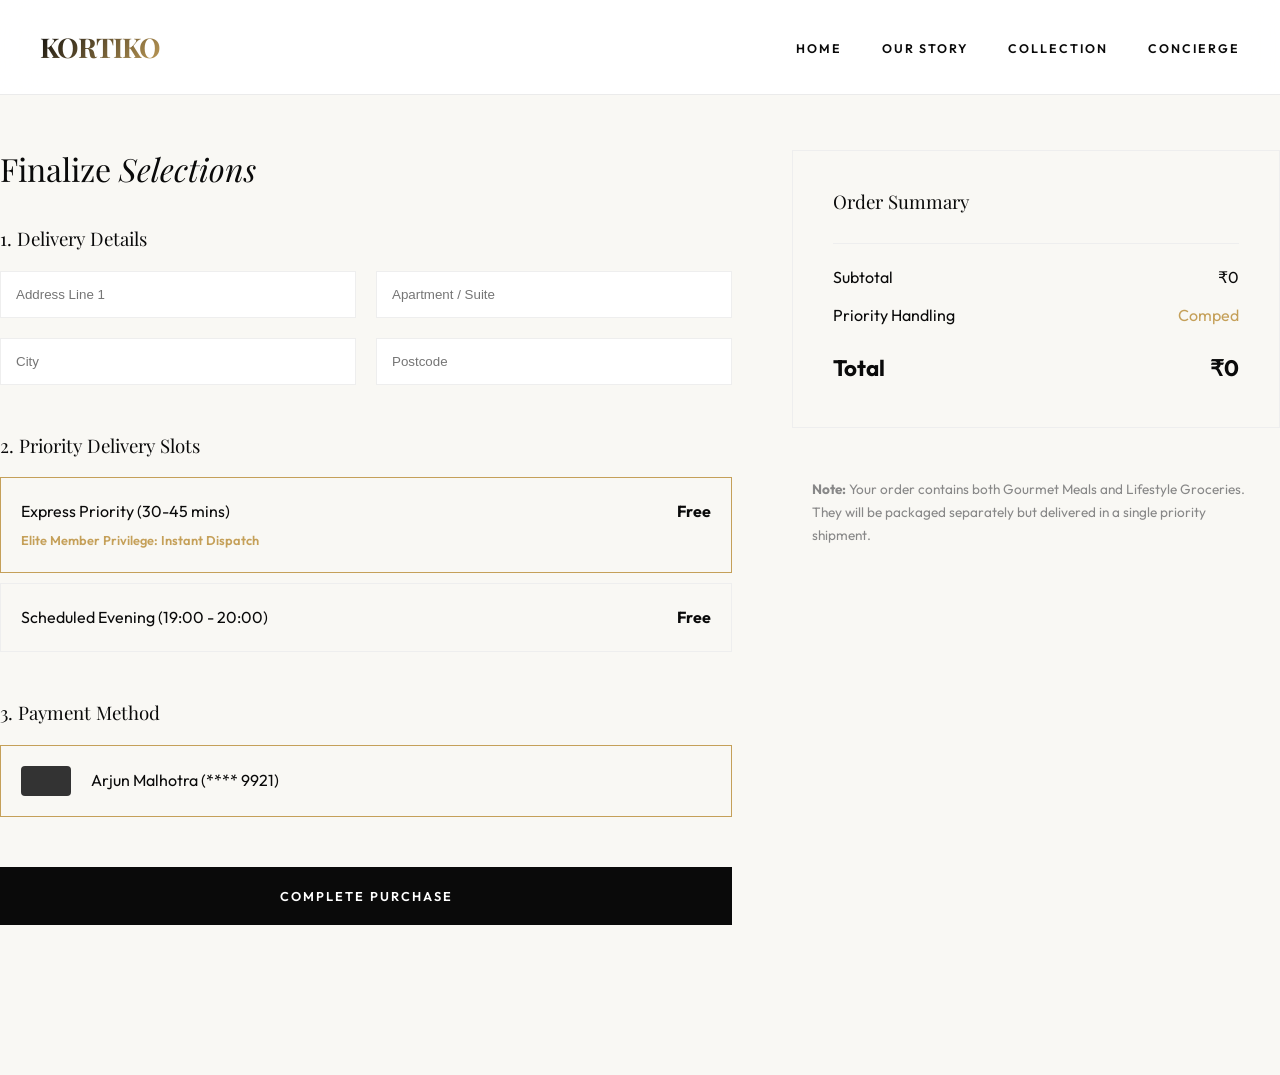
<file: frontend/checkout.html>
<!DOCTYPE html>
<html lang="en">
<head>
    <meta charset="UTF-8">
    <meta name="viewport" content="width=device-width, initial-scale=1.0">
    <title>Checkout | Kortiko</title>
    <link rel="stylesheet" href="styles/main.css">
    <style>
        .checkout-grid { display: grid; grid-template-columns: 1.5fr 1fr; gap: 60px; padding: 150px 0; }
        .checkout-box { padding: 40px; border: 1px solid #eee; }
        .slot-card { border: 1px solid #eee; padding: 20px; margin-bottom: 10px; cursor: pointer; transition: var(--transition); }
        .slot-card:hover { border-color: var(--gold); }
        .slot-card.selected { border-color: var(--gold); background: var(--off-white); }
        .priority-info { font-size: 0.8rem; color: var(--gold); margin-top: 5px; font-weight: 600; }
    </style>
</head>
<body>
    <nav>
        <div class="container flex justify-between align-center">
            <a href="index.html" class="logo">KORTIKO</a>
            <ul class="nav-links flex align-center">
                <li><a href="index.html">Home</a></li>
                <li><a href="about.html">Our Story</a></li>
                <li><a href="index.html#shop">Collection</a></li>
                <li><a href="contact.html">Concierge</a></li>
            </ul>
        </div>
    </nav>

    <div class="container checkout-grid">
        <div>
            <h1 style="margin-bottom: 40px;">Finalize <span style="font-style: italic;">Selections</span></h1>
            
            <div style="margin-bottom: 50px;">
                <h3 style="margin-bottom: 20px;">1. Delivery Details</h3>
                <div style="display: grid; grid-template-columns: 1fr 1fr; gap: 20px;">
                    <input type="text" placeholder="Address Line 1" style="width: 100%; padding: 15px; border: 1px solid #eee;">
                    <input type="text" placeholder="Apartment / Suite" style="width: 100%; padding: 15px; border: 1px solid #eee;">
                    <input type="text" placeholder="City" style="width: 100%; padding: 15px; border: 1px solid #eee;">
                    <input type="text" placeholder="Postcode" style="width: 100%; padding: 15px; border: 1px solid #eee;">
                </div>
            </div>

            <div style="margin-bottom: 50px;">
                <h3 style="margin-bottom: 20px;">2. Priority Delivery Slots</h3>
                <div class="slot-card selected">
                    <div class="flex justify-between">
                        <span>Express Priority (30-45 mins)</span>
                        <strong>Free</strong>
                    </div>
                    <div class="priority-info">Elite Member Privilege: Instant Dispatch</div>
                </div>
                <div class="slot-card">
                    <div class="flex justify-between">
                        <span>Scheduled Evening (19:00 - 20:00)</span>
                        <strong>Free</strong>
                    </div>
                </div>
            </div>

            <div style="margin-bottom: 50px;">
                <h3 style="margin-bottom: 20px;">3. Payment Method</h3>
                <div style="padding: 20px; border: 1px solid var(--gold); background: var(--off-white); display: flex; align-items: center; gap: 20px;">
                    <div style="width: 50px; height: 30px; background: #333; border-radius: 4px;"></div>
                    <span>Arjun Malhotra (**** 9921)</span>
                </div>
            </div>

            <button id="place-order" class="btn btn-primary" style="width: 100%; padding: 20px;">Complete Purchase</button>
        </div>

        <div>
            <div class="checkout-box">
                <h3 style="margin-bottom: 30px;">Order Summary</h3>
                <div id="checkout-items">
                    <!-- Items here -->
                </div>
                <div style="border-top: 1px solid #eee; margin-top: 20px; padding-top: 20px;">
                    <div class="flex justify-between" style="margin-bottom: 10px;">
                        <span>Subtotal</span>
                        <span id="subtotal">₹0</span>
                    </div>
                    <div class="flex justify-between" style="margin-bottom: 10px;">
                        <span>Priority Handling</span>
                        <span style="color: var(--gold);">Comped</span>
                    </div>
                    <div class="flex justify-between" style="margin-top: 20px; font-weight: 700; font-size: 1.4rem;">
                        <span>Total</span>
                        <span id="grand-total">₹0</span>
                    </div>
                </div>
            </div>
            
            <div style="margin-top: 30px; padding: 20px; background: var(--off-white); font-size: 0.85rem; color: var(--gray);">
                <p><strong>Note:</strong> Your order contains both Gourmet Meals and Lifestyle Groceries. They will be packaged separately but delivered in a single priority shipment.</p>
            </div>
        </div>
    </div>

    <div id="success-overlay" style="display: none; position: fixed; top: 0; left: 0; width: 100%; height: 100%; background: var(--white); z-index: 2000; flex-direction: column; align-items: center; justify-content: center; text-align: center;">
        <h1 style="font-size: 4rem; margin-bottom: 20px;">Order <span style="font-style: italic;">Confirmed</span></h1>
        <p style="font-size: 1.2rem; color: var(--gray); margin-bottom: 40px;">Thank you, Arjun. Your curated selections are being prepared by our partners.</p>
        <p id="tracking-id" style="font-family: monospace; letter-spacing: 2px; margin-bottom: 40px;"></p>
        <a href="index.html" class="btn btn-primary">Return to Collection</a>
    </div>

    <script>
        const API_URL = window.location.origin;
        let cart = JSON.parse(localStorage.getItem('kortiko_cart')) || [];

        function renderCheckout() {
            const container = document.getElementById('checkout-items');
            container.innerHTML = cart.map(item => `
                <div class="flex justify-between align-center" style="margin-bottom: 15px;">
                    <div class="flex align-center" style="gap: 15px;">
                        <img src="${item.image_url}" alt="${item.name}" style="width: 50px; height: 50px; object-fit: cover; border-radius: 4px;">
                        <div>
                            <div style="font-weight: 600;">${item.name}</div>
                            <div style="font-size: 0.8rem; color: var(--gray);">${item.quantity} x ₹${item.price.toLocaleString('en-IN')}</div>
                        </div>
                    </div>
                    <strong>₹${(item.price * item.quantity).toLocaleString('en-IN')}</strong>
                </div>
            `).join('');

            const total = cart.reduce((acc, item) => acc + (item.price * item.quantity), 0);
            document.getElementById('subtotal').textContent = `₹${total.toLocaleString('en-IN')}`;
            document.getElementById('grand-total').textContent = `₹${total.toLocaleString('en-IN')}`;
        }

        document.getElementById('place-order').addEventListener('click', async () => {
            if (cart.length === 0) return;
            
            const btn = document.getElementById('place-order');
            btn.textContent = 'Processing...';
            btn.disabled = true;

            try {
                // Submit order
                const orderRes = await fetch(`${API_URL}/orders`, {
                    method: 'POST',
                    headers: { 'Content-Type': 'application/json' },
                    body: JSON.stringify({
                        items: cart.map(i => ({ product_id: i.id, quantity: i.quantity }))
                    })
                });
                
                // Process payment simulation
                const payRes = await fetch(`${API_URL}/process-payment`, { method: 'POST' });
                const payData = await payRes.json();

                if (payData.status === 'success') {
                    localStorage.removeItem('kortiko_cart');
                    document.getElementById('success-overlay').style.display = 'flex';
                    document.getElementById('tracking-id').textContent = `ID: ${payData.transaction_id}`;
                }
            } catch (error) {
                console.error('Checkout error:', error);
                btn.textContent = 'Error. Try Again.';
                btn.disabled = false;
            }
        });

        renderCheckout();
    </script>
</body>
</html>
</file>
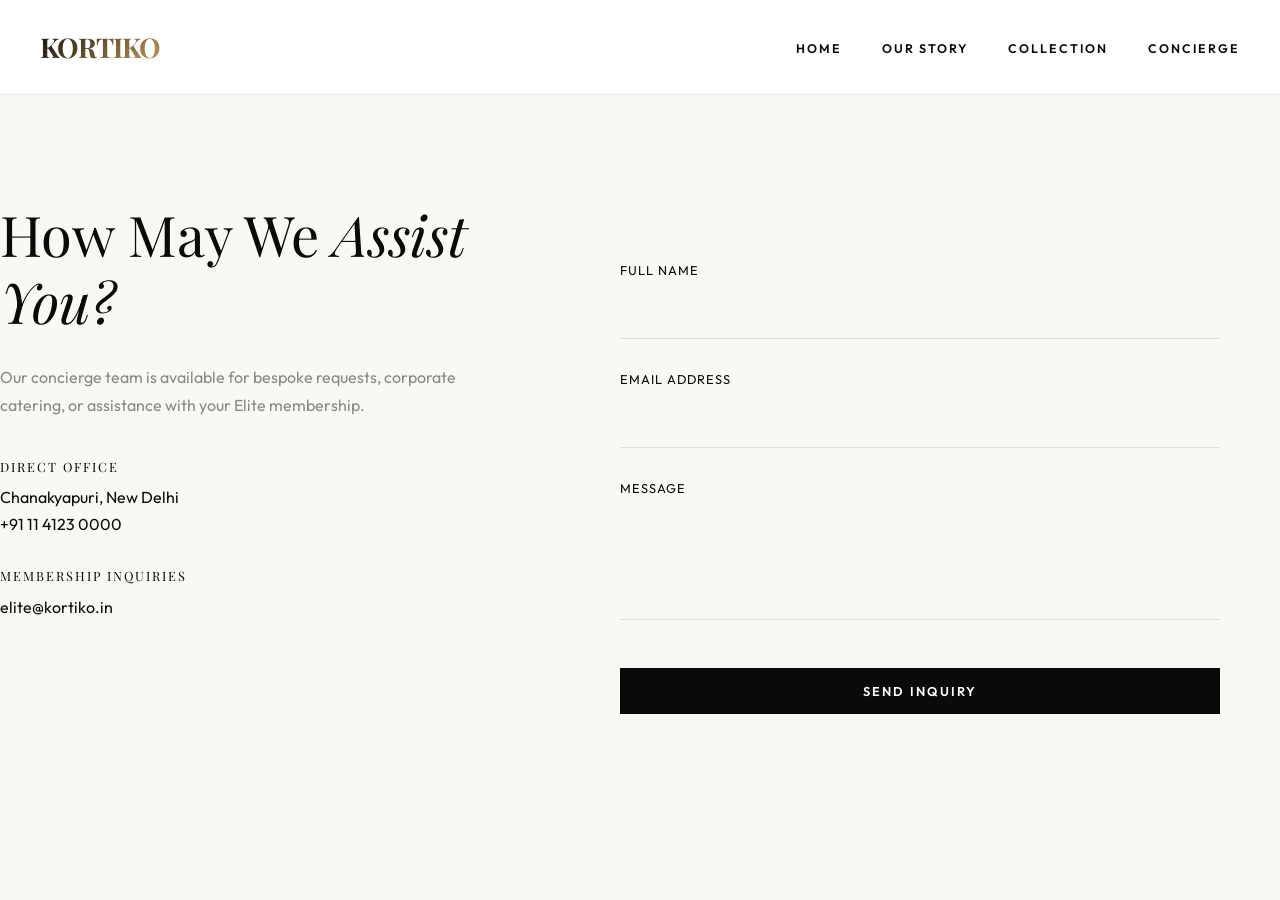
<file: frontend/contact.html>
<!DOCTYPE html>
<html lang="en">
<head>
    <meta charset="UTF-8">
    <meta name="viewport" content="width=device-width, initial-scale=1.0">
    <title>Contact Concierge | Kortiko</title>
    <link rel="stylesheet" href="styles/main.css">
</head>
<body>
    <nav>
        <div class="container flex justify-between align-center">
            <a href="index.html" class="logo">KORTIKO</a>
            <ul class="nav-links flex align-center">
                <li><a href="index.html">Home</a></li>
                <li><a href="about.html">Our Story</a></li>
                <li><a href="index.html#shop">Collection</a></li>
                <li><a href="contact.html">Concierge</a></li>
            </ul>
        </div>
    </nav>

    <section class="container" style="padding: 200px 0 100px;">
        <div class="grid" style="grid-template-columns: 1fr 1.5fr; gap: 80px;">
            <div>
                <h1 style="font-size: 3.5rem; margin-bottom: 30px;">How May We <span style="font-style: italic;">Assist You?</span></h1>
                <p style="color: var(--gray); margin-bottom: 40px;">Our concierge team is available for bespoke requests, corporate catering, or assistance with your Elite membership.</p>
                
                <div style="margin-bottom: 30px;">
                    <h4 style="text-transform: uppercase; letter-spacing: 2px; font-size: 0.8rem; margin-bottom: 10px;">Direct Office</h4>
                    <p>Chanakyapuri, New Delhi<br>+91 11 4123 0000</p>
                </div>
                
                <div>
                    <h4 style="text-transform: uppercase; letter-spacing: 2px; font-size: 0.8rem; margin-bottom: 10px;">Membership Inquiries</h4>
                    <p>elite@kortiko.in</p>
                </div>
            </div>
            
            <div style="background: var(--off-white); padding: 60px; border-radius: 5px;">
                <form id="contact-form">
                    <div style="margin-bottom: 30px;">
                        <label style="display: block; font-size: 0.8rem; text-transform: uppercase; letter-spacing: 1px; margin-bottom: 10px;">Full Name</label>
                        <input type="text" id="name" required style="width: 100%; padding: 15px; border: none; border-bottom: 1px solid #ddd; background: transparent; outline: none; font-family: inherit;">
                    </div>
                    <div style="margin-bottom: 30px;">
                        <label style="display: block; font-size: 0.8rem; text-transform: uppercase; letter-spacing: 1px; margin-bottom: 10px;">Email Address</label>
                        <input type="email" id="email" required style="width: 100%; padding: 15px; border: none; border-bottom: 1px solid #ddd; background: transparent; outline: none; font-family: inherit;">
                    </div>
                    <div style="margin-bottom: 40px;">
                        <label style="display: block; font-size: 0.8rem; text-transform: uppercase; letter-spacing: 1px; margin-bottom: 10px;">Message</label>
                        <textarea id="message" rows="5" required style="width: 100%; padding: 15px; border: none; border-bottom: 1px solid #ddd; background: transparent; outline: none; font-family: inherit; resize: none;"></textarea>
                    </div>
                    <button type="submit" class="btn btn-primary" style="width: 100%;">Send Inquiry</button>
                </form>
                <div id="form-feedback" style="display: none; margin-top: 20px; color: var(--gold); font-weight: 600; text-align: center;">
                    Thank you. Your inquiry has been received.
                </div>
            </div>
        </div>
    </section>

    <script>
        document.getElementById('contact-form').addEventListener('submit', async (e) => {
            e.preventDefault();
            const data = {
                name: document.getElementById('name').value,
                email: document.getElementById('email').value,
                message: document.getElementById('message').value
            };
            
            try {
                const response = await fetch('/contact-submit', {
                    method: 'POST',
                    headers: { 'Content-Type': 'application/json' },
                    body: JSON.stringify(data)
                });
                if (response.ok) {
                    document.getElementById('contact-form').style.display = 'none';
                    document.getElementById('form-feedback').style.display = 'block';
                }
            } catch (error) {
                console.error('Error submitting form:', error);
            }
        });
    </script>
</body>
</html>
</file>
<file: frontend/styles/main.css>
@import url('https://fonts.googleapis.com/css2?family=Outfit:wght@300;400;600;700&family=Playfair+Display:ital,wght@0,400;0,700;1,400;1,700&display=swap');

:root {
    --obsidian: #0A0A0A;
    --gold: #C5A059;
    --gold-light: #D4B982;
    --gold-dark: #A0803A;
    --white: #FFFFFF;
    --off-white: #F9F8F4;
    --gray: #888888;
    --light-gray: #F2F1EE;
    --border: rgba(0,0,0,0.08);
    --transition: all 0.45s cubic-bezier(0.16, 1, 0.3, 1);
    --shadow-sm: 0 2px 12px rgba(0,0,0,0.06);
    --shadow-md: 0 10px 40px rgba(0,0,0,0.1);
    --shadow-gold: 0 10px 40px rgba(197, 160, 89, 0.3);
}

/* ===================== RESET & BASE ===================== */
* { margin: 0; padding: 0; box-sizing: border-box; }

html { scroll-behavior: smooth; }

body {
    background-color: var(--off-white);
    background-image: url("https://images.unsplash.com/photo-1618005182384-a83a8bd57fbe?w=2000&q=80");
    background-size: cover;
    background-attachment: fixed;
    background-blend-mode: soft-light;
    color: var(--obsidian);
    font-family: 'Outfit', sans-serif;
    line-height: 1.7;
    overflow-x: hidden;
}

/* Ensure product cards have backgrounds so text is readable over the crazy background */
.product-card {
    background: rgba(255, 255, 255, 0.85);
    backdrop-filter: blur(10px);
    border-radius: 8px;
    padding: 15px;
    box-shadow: var(--shadow-sm);
}

h1, h2, h3, h4 {
    font-family: 'Playfair Display', serif;
    font-weight: 400;
    line-height: 1.2;
}

a { text-decoration: none; color: inherit; transition: var(--transition); }
ul { list-style: none; }
img { display: block; }

/* ===================== UTILITIES ===================== */
.container { max-width: 1400px; margin: 0 auto; padding: 0 40px; }
.flex { display: flex; }
.align-center { align-items: center; }
.justify-between { justify-content: space-between; }
.grid { display: grid; }

/* ===================== SCROLL ANIMATIONS ===================== */
.reveal {
    opacity: 0;
    transform: translateY(30px);
    transition: opacity 0.7s ease, transform 0.7s ease;
}
.reveal.visible {
    opacity: 1;
    transform: translateY(0);
}

/* ===================== BUTTONS ===================== */
.btn {
    padding: 14px 32px;
    border: 1px solid var(--obsidian);
    background: transparent;
    cursor: pointer;
    font-size: 0.8rem;
    letter-spacing: 2px;
    text-transform: uppercase;
    font-family: 'Outfit', sans-serif;
    font-weight: 600;
    transition: var(--transition);
    position: relative;
    overflow: hidden;
    display: inline-block;
}

.btn::before {
    content: '';
    position: absolute;
    inset: 0;
    background: var(--gold);
    transform: scaleX(0);
    transform-origin: left;
    transition: transform 0.4s cubic-bezier(0.16, 1, 0.3, 1);
    z-index: 0;
}
.btn:hover::before { transform: scaleX(1); }
.btn span, .btn { position: relative; z-index: 1; }

.btn-primary { background: var(--obsidian); color: var(--white); border-color: var(--obsidian); }
.btn-primary:hover { border-color: var(--gold); color: var(--white); }
.btn-outline:hover { background: transparent; color: var(--white); border-color: var(--gold); }
.btn-gold { background: var(--gold); color: var(--white); border-color: var(--gold); }
.btn-gold:hover { background: var(--gold-dark); border-color: var(--gold-dark); }

/* ===================== NAVIGATION ===================== */
nav {
    padding: 24px 0;
    position: fixed;
    top: 0;
    width: 100%;
    z-index: 1000;
    background: rgba(255, 255, 255, 0.92);
    backdrop-filter: blur(20px);
    -webkit-backdrop-filter: blur(20px);
    border-bottom: 1px solid var(--border);
    transition: padding 0.3s ease, box-shadow 0.3s ease;
}

nav.scrolled {
    padding: 16px 0;
    box-shadow: var(--shadow-sm);
}

.logo {
    font-family: 'Playfair Display', serif;
    font-size: 1.7rem;
    font-weight: 700;
    letter-spacing: -1px;
    background: linear-gradient(135deg, var(--obsidian) 0%, var(--gold) 100%);
    -webkit-background-clip: text;
    -webkit-text-fill-color: transparent;
    background-clip: text;
}

.nav-links li { margin-left: 40px; }
.nav-links a {
    font-size: 0.78rem;
    text-transform: uppercase;
    letter-spacing: 2px;
    font-weight: 600;
    position: relative;
}
.nav-links a::after {
    content: '';
    position: absolute;
    bottom: -4px;
    left: 0;
    width: 0;
    height: 1px;
    background: var(--gold);
    transition: width 0.3s ease;
}
.nav-links a:hover::after, .nav-links a.active::after { width: 100%; }
.nav-links a:hover { color: var(--gold); }

/* ===================== HERO SECTION ===================== */
.hero {
    height: 100vh;
    min-height: 700px;
    display: flex;
    align-items: center;
    position: relative;
    background: var(--obsidian);
    color: var(--white);
    overflow: hidden;
}

.hero-content {
    position: relative;
    z-index: 2;
    max-width: 700px;
}

.hero-tag {
    display: inline-block;
    font-size: 0.75rem;
    letter-spacing: 3px;
    text-transform: uppercase;
    color: var(--gold);
    border: 1px solid rgba(197, 160, 89, 0.4);
    padding: 6px 16px;
    border-radius: 2px;
    margin-bottom: 24px;
    animation: fadeInUp 0.8s ease both;
}

.hero h1 {
    font-size: clamp(3.5rem, 6vw, 5.5rem);
    line-height: 1.05;
    margin-bottom: 24px;
    animation: fadeInUp 0.8s ease 0.1s both;
}

.hero p {
    font-size: 1.15rem;
    margin-bottom: 40px;
    color: rgba(255,255,255,0.6);
    font-weight: 300;
    max-width: 520px;
    animation: fadeInUp 0.8s ease 0.2s both;
}

.hero-ctas {
    display: flex;
    gap: 16px;
    flex-wrap: wrap;
    animation: fadeInUp 0.8s ease 0.3s both;
}

.hero-image-overlay {
    position: absolute;
    top: 0;
    right: 0;
    width: 52%;
    height: 100%;
    background-size: cover;
    background-position: center;
    opacity: 0.55;
    mask-image: linear-gradient(to left, black 50%, transparent);
    -webkit-mask-image: linear-gradient(to left, black 50%, transparent);
}

.hero-scroll-indicator {
    position: absolute;
    bottom: 40px;
    left: 50%;
    transform: translateX(-50%);
    z-index: 2;
    display: flex;
    flex-direction: column;
    align-items: center;
    gap: 8px;
    color: rgba(255,255,255,0.4);
    font-size: 0.7rem;
    letter-spacing: 2px;
    text-transform: uppercase;
    animation: bounce 2s infinite;
}

/* ===================== ANNOUNCEMENT BANNER ===================== */
.announcement-bar {
    background: linear-gradient(135deg, var(--gold-dark) 0%, var(--gold) 50%, var(--gold-dark) 100%);
    color: var(--white);
    text-align: center;
    padding: 12px;
    font-size: 0.8rem;
    letter-spacing: 1.5px;
    text-transform: uppercase;
    position: relative;
    z-index: 1001;
}

/* ===================== DUAL ENTRY SECTION ===================== */
.dual-entry { padding: 100px 0; background: var(--off-white); }

.entry-grid {
    display: grid;
    grid-template-columns: 1fr 1fr;
    gap: 3px;
    border-radius: 4px;
    overflow: hidden;
}

.entry-card {
    height: 520px;
    position: relative;
    overflow: hidden;
    cursor: pointer;
}

.entry-card img {
    width: 100%;
    height: 100%;
    object-fit: cover;
    transition: transform 0.8s cubic-bezier(0.16, 1, 0.3, 1);
}

.entry-card:hover img { transform: scale(1.07); }

.entry-content {
    position: absolute;
    bottom: 40px;
    left: 40px;
    color: var(--white);
    z-index: 2;
}

.entry-content h3 {
    font-size: 1.8rem;
    margin-bottom: 8px;
}

.entry-content p {
    font-size: 0.9rem;
    opacity: 0.8;
}

.entry-card::after {
    content: '';
    position: absolute;
    inset: 0;
    background: linear-gradient(to top, rgba(0,0,0,0.75) 0%, rgba(0,0,0,0.1) 50%, transparent 100%);
    z-index: 1;
}

/* ===================== FILTER PILLS ===================== */
.filter-bar {
    display: flex;
    justify-content: center;
    gap: 12px;
    margin-bottom: 60px;
    flex-wrap: wrap;
}

.filter-pill {
    padding: 10px 24px;
    border: 1px solid var(--border);
    border-radius: 50px;
    font-size: 0.8rem;
    letter-spacing: 1px;
    text-transform: uppercase;
    cursor: pointer;
    background: var(--white);
    transition: var(--transition);
    font-family: 'Outfit', sans-serif;
    font-weight: 600;
}

.filter-pill:hover, .filter-pill.active {
    background: var(--obsidian);
    color: var(--white);
    border-color: var(--obsidian);
}

.filter-pill.active { background: var(--gold); border-color: var(--gold); }

/* ===================== PRODUCT SECTION ===================== */
.section-header { margin-bottom: 20px; text-align: center; }
.section-header h2 { font-size: clamp(2rem, 4vw, 3.2rem); }
.section-header p { color: var(--gray); font-size: 1rem; margin-top: 12px; }

.product-grid {
    display: grid;
    grid-template-columns: repeat(auto-fill, minmax(320px, 1fr));
    gap: 40px;
    margin-bottom: 80px;
}

.product-card {
    transition: var(--transition);
    cursor: pointer;
}

.product-card:hover { transform: translateY(-4px); }

.product-image {
    aspect-ratio: 4/5;
    background: var(--off-white);
    margin-bottom: 18px;
    overflow: hidden;
    position: relative;
    border-radius: 2px;
}

.product-image img {
    width: 100%;
    height: 100%;
    object-fit: cover;
    transition: transform 0.7s cubic-bezier(0.16, 1, 0.3, 1);
}

.product-card:hover .product-image img { transform: scale(1.05); }

.product-info h3 { font-size: 1.25rem; margin-bottom: 4px; }
.product-category {
    color: var(--gold);
    font-size: 0.72rem;
    text-transform: uppercase;
    letter-spacing: 1.5px;
    margin-bottom: 10px;
    font-weight: 600;
}

.product-price { font-weight: 700; font-size: 1.1rem; }
.product-desc { font-size: 0.85rem; color: var(--gray); margin-top: 6px; line-height: 1.5; }

.featured-badge {
    position: absolute;
    top: 16px;
    left: 16px;
    background: var(--gold);
    color: var(--white);
    font-size: 0.65rem;
    letter-spacing: 1.5px;
    text-transform: uppercase;
    padding: 5px 12px;
    border-radius: 2px;
    font-weight: 700;
    z-index: 2;
}

.add-to-cart-overlay {
    position: absolute;
    bottom: 16px;
    left: 16px;
    right: 16px;
    opacity: 0;
    transform: translateY(10px);
    transition: var(--transition);
    z-index: 3;
}

.product-card:hover .add-to-cart-overlay {
    opacity: 1;
    transform: translateY(0);
}

/* ===================== SKELETON LOADING ===================== */
.skeleton {
    background: linear-gradient(90deg, #f0f0f0 25%, #e8e8e8 50%, #f0f0f0 75%);
    background-size: 200% 100%;
    animation: shimmer 1.5s infinite;
    border-radius: 2px;
}

.skeleton-card .skeleton-img {
    aspect-ratio: 4/5;
    width: 100%;
    margin-bottom: 18px;
}

.skeleton-card .skeleton-text {
    height: 20px;
    margin-bottom: 8px;
}

.skeleton-card .skeleton-text.short { width: 60%; }

/* ===================== STATS BAR ===================== */
.stats-bar {
    background: var(--obsidian);
    color: var(--white);
    padding: 60px 0;
}

.stats-grid {
    display: grid;
    grid-template-columns: repeat(4, 1fr);
    gap: 40px;
    text-align: center;
}

.stat-number {
    font-family: 'Playfair Display', serif;
    font-size: 3rem;
    color: var(--gold);
    display: block;
    line-height: 1;
    margin-bottom: 8px;
}

.stat-label {
    font-size: 0.8rem;
    letter-spacing: 2px;
    text-transform: uppercase;
    color: rgba(255,255,255,0.5);
}

/* ===================== AI CONCIERGE ===================== */
.ai-fab {
    position: fixed;
    bottom: 40px;
    right: 40px;
    width: 65px;
    height: 65px;
    background: linear-gradient(135deg, var(--gold-dark), var(--gold));
    border-radius: 50%;
    display: flex;
    align-items: center;
    justify-content: center;
    color: var(--white);
    box-shadow: var(--shadow-gold);
    cursor: pointer;
    z-index: 1000;
    transition: var(--transition);
}

.ai-fab:hover { transform: scale(1.12) rotate(10deg); box-shadow: 0 15px 50px rgba(197, 160, 89, 0.5); }

.ai-fab-tooltip {
    position: absolute;
    right: 80px;
    white-space: nowrap;
    background: var(--obsidian);
    color: var(--white);
    font-size: 0.75rem;
    padding: 8px 14px;
    border-radius: 4px;
    opacity: 0;
    pointer-events: none;
    transition: opacity 0.3s ease;
}

.ai-fab:hover .ai-fab-tooltip { opacity: 1; }

.ai-drawer {
    position: fixed;
    top: 0;
    right: -480px;
    width: 440px;
    height: 100%;
    background: var(--white);
    z-index: 1100;
    box-shadow: -20px 0 60px rgba(0,0,0,0.12);
    transition: var(--transition);
    display: flex;
    flex-direction: column;
}

.ai-drawer.active { right: 0; }

.ai-header {
    padding: 28px 32px;
    background: var(--obsidian);
    color: var(--white);
    display: flex;
    justify-content: space-between;
    align-items: center;
}

.ai-header h3 { letter-spacing: 3px; font-family: 'Outfit', sans-serif; font-size: 0.85rem; font-weight: 700; }

.ai-header-close {
    width: 32px;
    height: 32px;
    border-radius: 50%;
    border: 1px solid rgba(255,255,255,0.2);
    display: flex;
    align-items: center;
    justify-content: center;
    cursor: pointer;
    font-size: 1.2rem;
    transition: background 0.3s;
}
.ai-header-close:hover { background: rgba(255,255,255,0.1); }

.ai-messages {
    flex: 1;
    padding: 24px;
    overflow-y: auto;
    display: flex;
    flex-direction: column;
    gap: 16px;
    scroll-behavior: smooth;
}

.msg {
    max-width: 82%;
    padding: 14px 18px;
    border-radius: 18px;
    font-size: 0.92rem;
    line-height: 1.5;
}

.msg-bot { background: var(--off-white); align-self: flex-start; border-bottom-left-radius: 4px; }
.msg-user { background: linear-gradient(135deg, var(--gold-dark), var(--gold)); color: var(--white); align-self: flex-end; border-bottom-right-radius: 4px; }

.ai-typing {
    display: flex;
    gap: 6px;
    padding: 14px 18px;
    background: var(--off-white);
    border-radius: 18px;
    border-bottom-left-radius: 4px;
    align-self: flex-start;
    width: fit-content;
}
.ai-typing span {
    width: 8px; height: 8px;
    background: var(--gray);
    border-radius: 50%;
    animation: typing 1s ease infinite;
}
.ai-typing span:nth-child(2) { animation-delay: 0.2s; }
.ai-typing span:nth-child(3) { animation-delay: 0.4s; }

.ai-input-area {
    padding: 20px 24px;
    border-top: 1px solid var(--border);
    display: flex;
    gap: 10px;
    background: var(--white);
}

.ai-input-area input {
    flex: 1;
    padding: 14px 18px;
    border: 1px solid var(--border);
    border-radius: 50px;
    outline: none;
    font-family: inherit;
    font-size: 0.9rem;
    transition: border-color 0.3s;
    background: var(--off-white);
}
.ai-input-area input:focus { border-color: var(--gold); background: var(--white); }

/* ===================== CART DRAWER ===================== */
.cart-drawer {
    position: fixed;
    top: 0;
    right: -480px;
    width: 440px;
    height: 100%;
    background: var(--white);
    z-index: 1100;
    box-shadow: -20px 0 60px rgba(0,0,0,0.12);
    transition: var(--transition);
    display: flex;
    flex-direction: column;
}

.cart-drawer.active { right: 0; }

.cart-header {
    padding: 28px 32px;
    border-bottom: 1px solid var(--border);
    display: flex;
    justify-content: space-between;
    align-items: center;
}

.cart-header h3 { letter-spacing: 3px; font-family: 'Outfit', sans-serif; font-size: 0.85rem; font-weight: 700; }

.cart-items { flex: 1; padding: 24px 32px; overflow-y: auto; }

.cart-item {
    display: flex;
    gap: 16px;
    margin-bottom: 20px;
    padding-bottom: 20px;
    border-bottom: 1px solid var(--off-white);
    align-items: flex-start;
}

.cart-item-img {
    width: 76px;
    height: 76px;
    background: var(--off-white);
    border-radius: 2px;
    overflow: hidden;
    flex-shrink: 0;
}

.cart-item-img img { width: 100%; height: 100%; object-fit: cover; }

.cart-footer {
    padding: 24px 32px;
    background: var(--off-white);
    border-top: 1px solid var(--border);
}

.cart-total {
    display: flex;
    justify-content: space-between;
    margin-bottom: 16px;
    font-size: 1.1rem;
    font-weight: 700;
}

.cart-empty {
    text-align: center;
    padding: 60px 20px;
    color: var(--gray);
}

.cart-empty-icon { font-size: 3rem; margin-bottom: 16px; }

/* ===================== EDITORIAL CALLOUT ===================== */
.editorial-callout {
    background: var(--obsidian);
    color: var(--white);
    padding: 140px 0;
    text-align: center;
    position: relative;
    overflow: hidden;
}

.editorial-callout::before {
    content: '';
    position: absolute;
    width: 600px;
    height: 600px;
    background: radial-gradient(circle, rgba(197, 160, 89, 0.12) 0%, transparent 70%);
    top: 50%;
    left: 50%;
    transform: translate(-50%, -50%);
    pointer-events: none;
}

/* ===================== FOOTER ===================== */
footer {
    background: var(--obsidian);
    color: var(--white);
    padding: 80px 0 40px;
}

.footer-grid {
    display: grid;
    grid-template-columns: 2.5fr 1fr 1fr 1fr;
    gap: 60px;
    padding-bottom: 60px;
    border-bottom: 1px solid rgba(255,255,255,0.08);
}

.footer-logo {
    font-family: 'Playfair Display', serif;
    font-size: 2rem;
    margin-bottom: 16px;
    background: linear-gradient(135deg, var(--white), var(--gold));
    -webkit-background-clip: text;
    -webkit-text-fill-color: transparent;
    background-clip: text;
}

.footer-links h4 {
    margin-bottom: 24px;
    font-size: 0.75rem;
    text-transform: uppercase;
    letter-spacing: 2.5px;
    color: var(--gold);
    font-family: 'Outfit', sans-serif;
    font-weight: 700;
}

.footer-links li { margin-bottom: 12px; }
.footer-links a { color: rgba(255,255,255,0.45); font-size: 0.88rem; }
.footer-links a:hover { color: var(--white); }

.footer-bottom {
    margin-top: 40px;
    font-size: 0.78rem;
    color: rgba(255,255,255,0.2);
    display: flex;
    justify-content: space-between;
    align-items: center;
    flex-wrap: wrap;
    gap: 12px;
}

/* ===================== PRIORITY BADGE ===================== */
.priority-badge {
    padding: 4px 12px;
    font-size: 0.65rem;
    text-transform: uppercase;
    letter-spacing: 1.5px;
    border-radius: 50px;
    margin-left: 10px;
    font-weight: 700;
    font-family: 'Outfit', sans-serif;
}

.badge-elite { background: linear-gradient(135deg, var(--gold-dark), var(--gold)); color: var(--white); }
.badge-preferred { background: #333; color: var(--white); }

/* ===================== DRAWER OVERLAY ===================== */
.drawer-overlay {
    position: fixed;
    inset: 0;
    background: rgba(0,0,0,0.5);
    z-index: 1099;
    opacity: 0;
    pointer-events: none;
    transition: opacity 0.4s ease;
}
.drawer-overlay.active { opacity: 1; pointer-events: all; }

/* ===================== TOAST NOTIFICATION ===================== */
.toast {
    position: fixed;
    bottom: 120px;
    right: 40px;
    background: var(--obsidian);
    color: var(--white);
    padding: 14px 22px;
    border-radius: 4px;
    font-size: 0.85rem;
    z-index: 2000;
    transform: translateY(20px);
    opacity: 0;
    transition: all 0.4s ease;
    pointer-events: none;
    border-left: 3px solid var(--gold);
}
.toast.show { transform: translateY(0); opacity: 1; }

/* ===================== ANIMATIONS ===================== */
@keyframes fadeInUp {
    from { opacity: 0; transform: translateY(24px); }
    to { opacity: 1; transform: translateY(0); }
}

@keyframes shimmer {
    0% { background-position: -200% 0; }
    100% { background-position: 200% 0; }
}

@keyframes bounce {
    0%, 100% { transform: translateX(-50%) translateY(0); }
    50% { transform: translateX(-50%) translateY(8px); }
}

@keyframes typing {
    0%, 100% { transform: translateY(0); opacity: 0.4; }
    50% { transform: translateY(-4px); opacity: 1; }
}

/* ===================== RESPONSIVE ===================== */
@media (max-width: 1100px) {
    .stats-grid { grid-template-columns: repeat(2, 1fr); }
    .footer-grid { grid-template-columns: 1fr 1fr; gap: 40px; }
}

@media (max-width: 992px) {
    .entry-grid { grid-template-columns: 1fr; }
    .hero h1 { font-size: 3.5rem; }
    .ai-drawer, .cart-drawer { width: 100%; right: -100%; }
    .container { padding: 0 24px; }
}

@media (max-width: 640px) {
    .hero h1 { font-size: 2.8rem; }
    .stats-grid { grid-template-columns: repeat(2, 1fr); }
    .product-grid { grid-template-columns: 1fr; }
    .footer-grid { grid-template-columns: 1fr; }
    .hero-ctas { flex-direction: column; }
}
</file>
